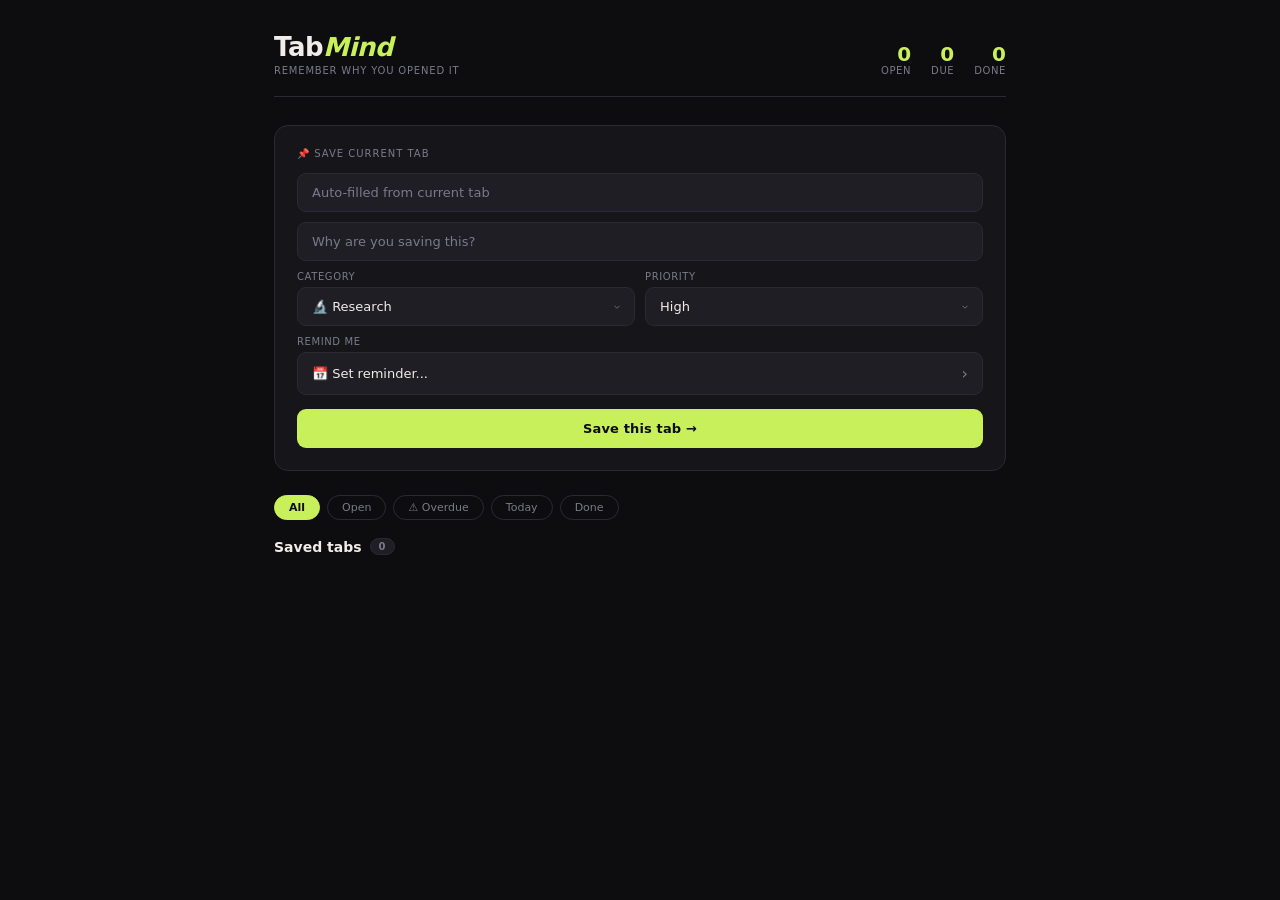
<file: popup.html>
<!DOCTYPE html>
<html lang="en">
<head>
  <meta charset="UTF-8" />
  <link rel="stylesheet" href="styles.css" />
  <title>TabMind</title>
</head>
<body>
  <div class="container">
    <header>
      <div class="logo">
        <div class="logo-name">Tab<span>Mind</span></div>
        <div class="logo-sub">Remember why you opened it</div>
      </div>
      <div class="header-stats">
        <div class="stat"><div class="stat-num" id="stat-open">0</div><div class="stat-label">Open</div></div>
        <div class="stat"><div class="stat-num" id="stat-due">0</div><div class="stat-label">Due</div></div>
        <div class="stat"><div class="stat-num" id="stat-done">0</div><div class="stat-label">Done</div></div>
      </div>
    </header>

    <div class="add-section">
      <div class="section-label">📌 Save current tab</div>
      <div style="margin-bottom:10px;">
        <input type="text" id="input-url" placeholder="Auto-filled from current tab" readonly />
      </div>
      <div style="margin-bottom:10px;">
        <input type="text" id="input-reason" placeholder="Why are you saving this?" />
      </div>
      <div class="form-row">
        <div class="field">
          <label>Category</label>
          <select id="input-category">
            <option value="research">🔬 Research</option>
            <option value="work">💼 Work</option>
            <option value="buy">🛒 Buy</option>
            <option value="read">📖 Read</option>
            <option value="watch">🎬 Watch</option>
            <option value="other">📎 Other</option>
          </select>
        </div>
        <div class="field">
          <label>Priority</label>
          <select id="input-priority">
            <option value="high">High</option>
            <option value="medium">Medium</option>
            <option value="low">Low</option>
          </select>
        </div>
      </div>
      <div id="custom-category-wrap" style="display:none; margin-bottom:10px;">
        <input type="text" id="input-custom-category" placeholder="Name your category..." maxlength="30" />
      </div>
      <div class="field" style="margin-bottom:10px;">
        <label>Remind me</label>
        <div class="remind-trigger" id="remind-trigger">
          <span id="remind-display-text">📅 Set reminder...</span>
          <span class="remind-trigger-arrow">›</span>
        </div>
      </div>
      <button class="add-btn" id="add-btn">Save this tab →</button>
    </div>

    <div class="filters">
      <button class="filter-btn active" data-filter="all">All</button>
      <button class="filter-btn" data-filter="open">Open</button>
      <button class="filter-btn" data-filter="overdue">⚠ Overdue</button>
      <button class="filter-btn" data-filter="today">Today</button>
      <button class="filter-btn" data-filter="done">Done</button>
    </div>

    <div class="section-header">
      <div class="section-title">Saved tabs <span class="count-badge" id="visible-count">0</span></div>
      <button class="clear-done-btn" id="clear-done-btn">Clear done</button>
    </div>

    <div id="tabs-list"></div>
  </div>

  <div class="overlay" id="overlay"></div>

  <div class="picker-popup" id="cal-popup">
    <div class="picker-header">
      <span class="picker-title">Pick a date</span>
      <button class="picker-close" id="cal-close">✕</button>
    </div>
    <div class="cal-nav">
      <button class="cal-nav-btn" id="cal-prev">‹</button>
      <span class="cal-month-label" id="cal-month-label"></span>
      <button class="cal-nav-btn" id="cal-next">›</button>
    </div>
    <div class="cal-grid" id="cal-grid"></div>
  </div>

  <div class="picker-popup" id="clock-popup">
    <div class="picker-header">
      <button class="picker-back" id="clock-back">‹ Back</button>
      <span class="picker-title">Pick a time</span>
      <button class="picker-close" id="clock-close">✕</button>
    </div>
    <div class="clock-display">
      <div class="clock-time-row">
        <div class="clock-segment">
          <button class="clock-arrow" id="hour-up">▲</button>
          <div class="clock-num" id="clock-hour">09</div>
          <button class="clock-arrow" id="hour-down">▼</button>
        </div>
        <div class="clock-sep">:</div>
        <div class="clock-segment">
          <button class="clock-arrow" id="min-up">▲</button>
          <div class="clock-num" id="clock-min">00</div>
          <button class="clock-arrow" id="min-down">▼</button>
        </div>
        <div class="clock-segment clock-ampm-seg">
          <button class="clock-arrow" id="ampm-up">▲</button>
          <div class="clock-num clock-ampm" id="clock-ampm">AM</div>
          <button class="clock-arrow" id="ampm-down">▼</button>
        </div>
      </div>
      <div class="clock-face-wrap">
        <canvas id="clock-canvas" width="200" height="200"></canvas>
      </div>
      <div class="clock-quickrow" id="clock-quickrow">
        <button class="clock-chip" data-h="9"  data-m="0" data-ap="AM">9 AM</button>
        <button class="clock-chip" data-h="12" data-m="0" data-ap="PM">12 PM</button>
        <button class="clock-chip" data-h="3"  data-m="0" data-ap="PM">3 PM</button>
        <button class="clock-chip" data-h="6"  data-m="0" data-ap="PM">6 PM</button>
        <button class="clock-chip" data-h="8"  data-m="0" data-ap="PM">8 PM</button>
      </div>
    </div>
    <div class="clock-confirm-row">
      <div class="clock-selected-label" id="clock-selected-label">—</div>
      <button class="clock-confirm-btn" id="clock-confirm-btn">Set reminder →</button>
    </div>
  </div>

  <script src="popup.js"></script>
</body>
</html>
</file>
<file: styles.css>
:root {
  --bg: #0d0d0f;
  --surface: #16161a;
  --surface2: #1e1e24;
  --border: #2a2a33;
  --accent: #c8f05a;
  --accent2: #5af0c8;
  --accent3: #f05ac8;
  --text: #f0ede8;
  --muted: #7a7a8a;
  --danger: #f05a5a;
  --warn: #f0b45a;
}

* { margin: 0; padding: 0; box-sizing: border-box; }

body {
  background: var(--bg);
  color: var(--text);
  font-family: 'Segoe UI', system-ui, sans-serif;
  font-size: 13px;
  min-height: 100vh;
}

/* ── CONTAINER ─────────────────────────────────────────── */
/* Extension: fixed 420px width, popup height */
/* Web: full page, centered, max 780px */
.container {
  width: 100%;
  max-width: 780px;
  margin: 0 auto;
  padding: 0 24px;
}

/* When loaded as extension popup, cap width */
@media (max-width: 440px) {
  body {
    width: 420px;
    min-height: 300px;
    max-height: 600px;
    overflow-y: auto;
  }
  .container {
    max-width: 420px;
    padding: 0 16px;
  }
}

/* ── HEADER ─────────────────────────────────────────────── */
header {
  display: flex;
  align-items: flex-end;
  justify-content: space-between;
  padding: 32px 0 20px;
  border-bottom: 1px solid var(--border);
  margin-bottom: 28px;
}

.logo-name {
  font-size: 26px;
  font-weight: 700;
  letter-spacing: -0.5px;
  color: var(--text);
}
.logo-name span { color: var(--accent); font-style: italic; }
.logo-sub {
  font-size: 10px;
  color: var(--muted);
  margin-top: 3px;
  text-transform: uppercase;
  letter-spacing: 0.08em;
}

.header-stats { display: flex; gap: 20px; }
.stat { text-align: right; }
.stat-num {
  font-size: 20px;
  font-weight: 700;
  color: var(--accent);
  line-height: 1;
}
.stat-label {
  font-size: 10px;
  color: var(--muted);
  margin-top: 1px;
  text-transform: uppercase;
  letter-spacing: 0.06em;
}

/* ── ADD SECTION ────────────────────────────────────────── */
.add-section {
  background: var(--surface);
  border: 1px solid var(--border);
  border-radius: 14px;
  padding: 22px;
  margin-bottom: 24px;
  transition: border-color 0.2s;
}
.add-section:focus-within { border-color: var(--accent); }

.section-label {
  font-size: 10px;
  text-transform: uppercase;
  letter-spacing: 0.1em;
  color: var(--muted);
  margin-bottom: 14px;
}

/* ── INPUTS ─────────────────────────────────────────────── */
input[type="text"],
input[type="url"],
select {
  background: var(--surface2);
  border: 1px solid var(--border);
  border-radius: 9px;
  color: var(--text);
  font-family: 'Segoe UI', system-ui, sans-serif;
  font-size: 13px;
  padding: 11px 14px;
  outline: none;
  transition: border-color 0.15s;
  width: 100%;
}
input[type="text"]:focus,
input[type="url"]:focus,
select:focus { border-color: var(--accent); }
input::placeholder { color: var(--muted); }

select {
  cursor: pointer;
  appearance: none;
  background-image: url("data:image/svg+xml,%3Csvg xmlns='http://www.w3.org/2000/svg' width='10' height='10' viewBox='0 0 24 24' fill='none' stroke='%237a7a8a' stroke-width='2'%3E%3Cpath d='M6 9l6 6 6-6'/%3E%3C/svg%3E");
  background-repeat: no-repeat;
  background-position: right 12px center;
  padding-right: 30px;
}

.form-row { display: flex; gap: 10px; margin-bottom: 10px; }
.field { flex: 1; }
.field label {
  display: block;
  font-size: 10px;
  color: var(--muted);
  margin-bottom: 5px;
  text-transform: uppercase;
  letter-spacing: 0.06em;
}

/* ── REMIND TRIGGER ─────────────────────────────────────── */
.remind-trigger {
  background: var(--surface2);
  border: 1px solid var(--border);
  border-radius: 9px;
  padding: 11px 14px;
  cursor: pointer;
  display: flex;
  align-items: center;
  justify-content: space-between;
  font-size: 13px;
  color: var(--text);
  transition: border-color 0.15s;
  user-select: none;
}
.remind-trigger:hover,
.remind-trigger.active { border-color: var(--accent); }
.remind-trigger-arrow {
  color: var(--muted);
  font-size: 16px;
  transition: transform 0.2s;
}
.remind-trigger.active .remind-trigger-arrow { transform: rotate(90deg); }

/* ── ADD BUTTON ─────────────────────────────────────────── */
.add-btn {
  width: 100%;
  padding: 12px;
  background: var(--accent);
  color: #0d0d0f;
  border: none;
  border-radius: 9px;
  font-size: 13px;
  font-weight: 700;
  cursor: pointer;
  transition: all 0.15s;
  font-family: 'Segoe UI', system-ui, sans-serif;
  margin-top: 4px;
  letter-spacing: 0.01em;
}
.add-btn:hover { background: #d8ff6a; transform: translateY(-1px); }
.add-btn:active { transform: translateY(0); }

/* ── CUSTOM CATEGORY ─────────────────────────────────────── */
#custom-category-wrap {
  animation: slideIn 0.18s ease;
  margin-bottom: 10px;
}
#custom-category-wrap input { border-color: var(--accent2); }
#custom-category-wrap input:focus { border-color: var(--accent); }

/* ── FILTERS ─────────────────────────────────────────────── */
.filters { display: flex; gap: 7px; flex-wrap: wrap; margin-bottom: 18px; }
.filter-btn {
  padding: 5px 14px;
  border-radius: 999px;
  border: 1px solid var(--border);
  background: transparent;
  color: var(--muted);
  font-size: 11px;
  cursor: pointer;
  transition: all 0.15s;
  font-family: 'Segoe UI', system-ui, sans-serif;
}
.filter-btn:hover { border-color: var(--accent); color: var(--accent); }
.filter-btn.active {
  background: var(--accent);
  color: #0d0d0f;
  border-color: var(--accent);
  font-weight: 700;
}

/* ── SECTION HEADER ─────────────────────────────────────── */
.section-header {
  display: flex;
  align-items: center;
  justify-content: space-between;
  margin-bottom: 12px;
}
.section-title {
  font-size: 14px;
  font-weight: 600;
  display: flex;
  align-items: center;
  gap: 8px;
  color: var(--text);
}
.count-badge {
  background: var(--surface2);
  border: 1px solid var(--border);
  font-size: 10px;
  color: var(--muted);
  padding: 2px 8px;
  border-radius: 999px;
}
.clear-done-btn {
  font-size: 10px;
  color: var(--muted);
  background: none;
  border: none;
  cursor: pointer;
  text-transform: uppercase;
  letter-spacing: 0.06em;
  text-decoration: underline;
  text-underline-offset: 2px;
  display: none;
  font-family: 'Segoe UI', system-ui, sans-serif;
}
.clear-done-btn:hover { color: var(--danger); }

/* ── TAB CARDS ──────────────────────────────────────────── */
#tabs-list {
  display: flex;
  flex-direction: column;
  gap: 10px;
  padding-bottom: 40px;
}

.tab-card {
  background: var(--surface);
  border: 1px solid var(--border);
  border-radius: 12px;
  padding: 16px 18px;
  display: grid;
  grid-template-columns: 1fr auto;
  gap: 10px;
  align-items: start;
  position: relative;
  overflow: hidden;
  animation: slideIn 0.2s ease;
  transition: border-color 0.15s, transform 0.15s;
}
.tab-card::before {
  content: '';
  position: absolute;
  left: 0; top: 0; bottom: 0;
  width: 3px;
}
.tab-card[data-priority="high"]::before   { background: var(--danger); }
.tab-card[data-priority="medium"]::before { background: var(--warn); }
.tab-card[data-priority="low"]::before    { background: var(--accent2); }
.tab-card:hover { border-color: #3a3a45; transform: translateX(2px); }
.tab-card.done  { opacity: 0.45; }
.tab-card.done .tab-url,
.tab-card.done .tab-reason {
  text-decoration: line-through;
  text-decoration-color: var(--muted);
}

@keyframes slideIn {
  from { opacity: 0; transform: translateY(-6px); }
  to   { opacity: 1; transform: translateY(0); }
}

.tab-top { display: flex; align-items: center; gap: 8px; margin-bottom: 5px; flex-wrap: wrap; }
.tab-category {
  font-size: 9px;
  text-transform: uppercase;
  letter-spacing: 0.08em;
  padding: 2px 7px;
  border-radius: 999px;
  border: 1px solid;
}
.cat-research { color: var(--accent2); border-color: var(--accent2); background: rgba(90,240,200,0.08); }
.cat-work     { color: #a78bfa; border-color: #a78bfa; background: rgba(167,139,250,0.08); }
.cat-buy      { color: var(--warn); border-color: var(--warn); background: rgba(240,180,90,0.08); }
.cat-read     { color: var(--accent); border-color: var(--accent); background: rgba(200,240,90,0.08); }
.cat-watch    { color: var(--accent3); border-color: var(--accent3); background: rgba(240,90,200,0.08); }
.cat-other    { color: var(--muted); border-color: var(--border); background: transparent; }

.priority-dot { width: 6px; height: 6px; border-radius: 50%; display: inline-block; flex-shrink: 0; }
.dot-high   { background: var(--danger); }
.dot-medium { background: var(--warn); }
.dot-low    { background: var(--accent2); }

.tab-url {
  font-size: 11px;
  color: var(--accent);
  white-space: nowrap;
  overflow: hidden;
  text-overflow: ellipsis;
  text-decoration: none;
  display: block;
  max-width: 480px;
  cursor: pointer;
}
.tab-url:hover { text-decoration: underline; }
.tab-reason {
  font-size: 13px;
  color: var(--text);
  line-height: 1.5;
  margin: 5px 0 8px;
}
.tab-meta { display: flex; gap: 10px; align-items: center; flex-wrap: wrap; }
.meta-item { font-size: 10px; color: var(--muted); }

.remind-badge { font-size: 10px; padding: 2px 7px; border-radius: 999px; }
.remind-badge.overdue { background: rgba(240,90,90,0.15); color: var(--danger); border: 1px solid rgba(240,90,90,0.3); }
.remind-badge.soon    { background: rgba(240,180,90,0.15); color: var(--warn); border: 1px solid rgba(240,180,90,0.3); }
.remind-badge.later   { background: rgba(200,240,90,0.08); color: var(--muted); border: 1px solid var(--border); }

/* ── CARD ACTIONS ───────────────────────────────────────── */
.tab-actions { display: flex; gap: 5px; align-items: flex-start; }
.icon-btn {
  background: var(--surface2);
  border: 1px solid var(--border);
  color: var(--muted);
  width: 28px; height: 28px;
  border-radius: 7px;
  display: flex; align-items: center; justify-content: center;
  cursor: pointer;
  font-size: 12px;
  transition: all 0.15s;
  flex-shrink: 0;
}
.icon-btn:hover          { background: var(--border); color: var(--text); }
.icon-btn.done-btn:hover { background: rgba(200,240,90,0.15); color: var(--accent); border-color: var(--accent); }
.icon-btn.del-btn:hover  { background: rgba(240,90,90,0.15); color: var(--danger); border-color: var(--danger); }
.icon-btn.checked        { background: rgba(200,240,90,0.15); color: var(--accent); border-color: var(--accent); }

/* ── EMPTY STATE ────────────────────────────────────────── */
.empty-state { text-align: center; padding: 60px 24px; color: var(--muted); }
.empty-icon  { font-size: 40px; margin-bottom: 14px; opacity: 0.4; }
.empty-title {
  font-size: 18px;
  font-weight: 600;
  color: var(--text);
  margin-bottom: 7px;
  opacity: 0.6;
}
.empty-sub { font-size: 13px; line-height: 1.6; }

/* ── OVERLAY ─────────────────────────────────────────────── */
.overlay {
  display: none;
  position: fixed;
  inset: 0;
  background: rgba(0,0,0,0.65);
  z-index: 100;
}
.overlay.visible { display: block; }

/* ── PICKER POPUP (shared by calendar + clock) ──────────── */
.picker-popup {
  display: none;
  position: fixed;
  top: 50%; left: 50%;
  transform: translate(-50%, -50%);
  background: var(--surface);
  border: 1px solid var(--border);
  border-radius: 16px;
  width: 310px;
  z-index: 200;
  box-shadow: 0 24px 60px rgba(0,0,0,0.7);
  animation: popIn 0.2s ease;
}
.picker-popup.visible { display: block; }

@keyframes popIn {
  from { opacity: 0; transform: translate(-50%, -48%) scale(0.96); }
  to   { opacity: 1; transform: translate(-50%, -50%) scale(1); }
}

.picker-header {
  display: flex;
  align-items: center;
  justify-content: space-between;
  padding: 14px 16px 10px;
  border-bottom: 1px solid var(--border);
}
.picker-title { font-size: 13px; font-weight: 600; color: var(--text); }
.picker-close {
  background: none; border: none; color: var(--muted);
  cursor: pointer; font-size: 15px; padding: 2px 6px;
  border-radius: 4px; transition: color 0.15s;
}
.picker-close:hover { color: var(--danger); }
.picker-back {
  background: none; border: none; color: var(--accent);
  cursor: pointer; font-size: 12px;
  padding: 2px 6px; border-radius: 4px;
  font-family: 'Segoe UI', system-ui, sans-serif;
  transition: background 0.15s;
}
.picker-back:hover { background: rgba(200,240,90,0.1); }

/* ── CALENDAR ───────────────────────────────────────────── */
.cal-nav {
  display: flex; align-items: center; justify-content: space-between;
  padding: 12px 16px 8px;
}
.cal-month-label { font-size: 13px; font-weight: 600; color: var(--text); }
.cal-nav-btn {
  background: var(--surface2); border: 1px solid var(--border);
  color: var(--muted); width: 28px; height: 28px; border-radius: 7px;
  cursor: pointer; font-size: 16px; line-height: 1;
  display: flex; align-items: center; justify-content: center;
  transition: all 0.15s;
}
.cal-nav-btn:hover { border-color: var(--accent); color: var(--accent); }

.cal-grid {
  display: grid;
  grid-template-columns: repeat(7, 1fr);
  gap: 2px;
  padding: 0 12px 14px;
}
.cal-day-hdr {
  text-align: center; font-size: 9px; color: var(--muted);
  font-weight: 600; padding: 3px 0; text-transform: uppercase;
  letter-spacing: 0.05em;
}
.cal-day {
  text-align: center; font-size: 12px; padding: 7px 2px;
  border-radius: 7px; cursor: pointer; color: var(--text);
  transition: background 0.1s; line-height: 1;
}
.cal-day:hover:not(.cal-past):not(.cal-empty) { background: var(--surface2); }
.cal-day.cal-today    { color: var(--accent); font-weight: 700; }
.cal-day.cal-selected { background: var(--accent) !important; color: #0d0d0f; font-weight: 700; }
.cal-day.cal-past     { color: #333340; cursor: default; }
.cal-day.cal-empty    { cursor: default; }

/* ── CLOCK ──────────────────────────────────────────────── */
.clock-display { padding: 14px 18px 0; }
.clock-time-row {
  display: flex; align-items: center; justify-content: center;
  gap: 8px; margin-bottom: 12px;
}
.clock-segment { display: flex; flex-direction: column; align-items: center; gap: 4px; }
.clock-arrow {
  background: var(--surface2); border: 1px solid var(--border);
  color: var(--muted); width: 32px; height: 22px; border-radius: 6px;
  cursor: pointer; font-size: 10px; line-height: 1;
  display: flex; align-items: center; justify-content: center;
  transition: all 0.12s; user-select: none;
}
.clock-arrow:hover { border-color: var(--accent); color: var(--accent); }
.clock-num {
  background: var(--surface2); border: 1px solid var(--border);
  border-radius: 9px; width: 52px; height: 44px;
  display: flex; align-items: center; justify-content: center;
  font-size: 22px; font-weight: 700; color: var(--text);
  letter-spacing: 0.02em;
}
.clock-ampm-seg { margin-left: 4px; }
.clock-ampm {
  width: 44px; height: 44px; font-size: 14px; font-weight: 700;
  color: var(--accent); border-color: var(--accent);
  background: rgba(200,240,90,0.08); cursor: pointer;
}
.clock-sep { font-size: 26px; font-weight: 700; color: var(--muted); margin-bottom: 6px; }

.clock-face-wrap { display: flex; justify-content: center; margin-bottom: 10px; }
#clock-canvas { border-radius: 50%; cursor: pointer; }

.clock-quickrow {
  display: flex; gap: 5px; justify-content: center;
  flex-wrap: wrap; margin-bottom: 12px;
}
.clock-chip {
  padding: 4px 10px; border-radius: 999px;
  border: 1px solid var(--border); background: transparent;
  color: var(--muted); font-size: 10px; cursor: pointer;
  transition: all 0.12s; font-family: 'Segoe UI', system-ui, sans-serif;
}
.clock-chip:hover { border-color: var(--accent); color: var(--accent); }

.clock-confirm-row {
  padding: 10px 16px 14px;
  border-top: 1px solid var(--border);
  display: flex; flex-direction: column; gap: 8px;
}
.clock-selected-label {
  font-size: 12px; font-weight: 600; text-align: center;
  padding: 7px 10px; border-radius: 7px;
  background: rgba(200,240,90,0.1);
  color: var(--accent); border: 1px solid rgba(200,240,90,0.3);
  min-height: 32px; display: flex; align-items: center; justify-content: center;
}
.clock-confirm-btn {
  width: 100%; padding: 10px;
  background: var(--accent); color: #0d0d0f;
  border: none; border-radius: 8px;
  font-size: 13px; font-weight: 700; cursor: pointer;
  font-family: 'Segoe UI', system-ui, sans-serif;
  transition: all 0.15s;
}
.clock-confirm-btn:hover { background: #d8ff6a; }

/* ── SCROLLBAR ──────────────────────────────────────────── */
::-webkit-scrollbar { width: 5px; }
::-webkit-scrollbar-track { background: transparent; }
::-webkit-scrollbar-thumb { background: var(--border); border-radius: 3px; }
</file>
